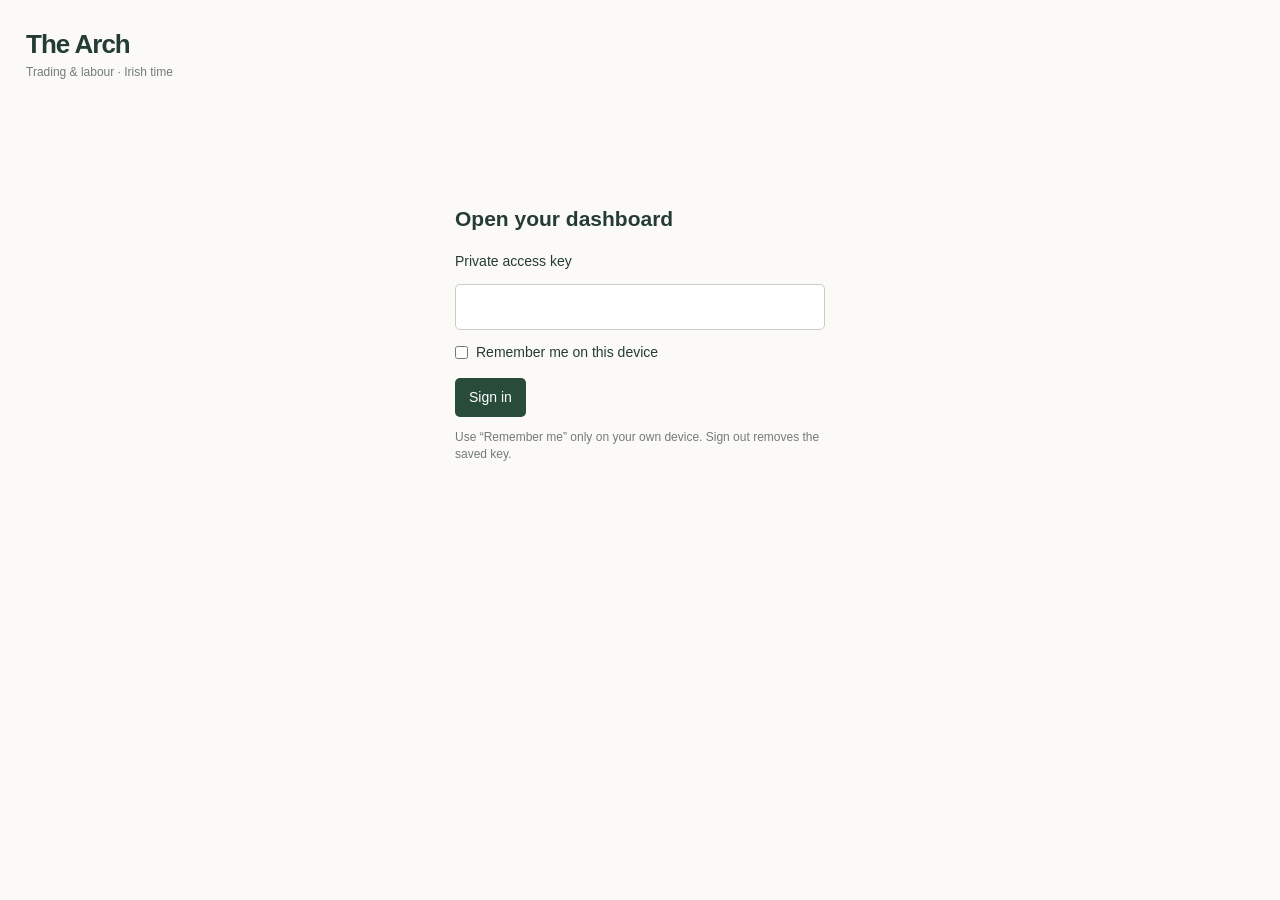
<file: dashboard/index.html>
<!doctype html><html lang="en"><head><meta charset="utf-8"><meta name="viewport" content="width=device-width,initial-scale=1"><meta name="robots" content="noindex"><title>The Arch · Trading & labour</title><link rel="stylesheet" href="style.css"></head><body><main id="arch-preview"><header><div><h1>The Arch</h1><div class="sub">Trading & labour · Irish time</div></div><div class="toolbar" hidden><button id="refresh">Refresh</button><button id="logout">Sign out</button></div></header><form id="login"><h2>Open your dashboard</h2><label for="access-key">Private access key</label><input id="access-key" type="password" autocomplete="current-password" required><label style="display:flex;align-items:center;gap:8px;margin:0 0 16px"><input id="remember" type="checkbox" style="width:auto;margin:0">Remember me on this device</label><button type="submit">Sign in</button><p class="sub">Use “Remember me” only on your own device. Sign out removes the saved key.</p></form><p id="status" role="status"></p><div id="dashboard" hidden><div class="metrics" id="metrics"></div><div class="headings"><span>Monday</span><span>Tuesday</span><span>Wednesday</span><span>Thursday</span><span>Friday</span><span>Saturday</span><span>Sunday</span><span>Week</span></div><div id="arch-weeks"></div><p><button id="more-month" type="button">Show another month</button> <span class="sub">Plan up to six additional months ahead. Weather forecasts cover 14 days.</span></p><div class="legend"><span>🟢 At or below 32%</span><span>🟡 32–35%</span><span>🔴 Above 35%</span><span>Grey · unavailable / not rostered</span><span>★ Bank holiday</span><span>! Check details</span></div></div></main><script src="app.js"></script></body></html>
</file>
<file: dashboard/style.css>
#arch-preview{background:#fbfaf7;color:#243c35;padding:26px;font:14px/1.45 -apple-system,BlinkMacSystemFont,'Segoe UI',sans-serif;border-radius:12px}#arch-preview *{box-sizing:border-box}#arch-preview header{display:flex;justify-content:space-between;align-items:center;gap:16px;flex-wrap:wrap}#arch-preview h1{font-size:26px;letter-spacing:-1px;margin:0;font-weight:600}#arch-preview .sub{color:#737c76;font-size:12px}#arch-preview .demo{padding:6px 10px;background:#eee9dc;border-radius:5px;font-size:12px}#arch-preview .metrics{display:flex;gap:40px;margin:25px 0 28px;flex-wrap:wrap}#arch-preview .metric strong{display:block;font-size:29px;font-weight:500}#arch-preview .metric span{color:#737c76;font-size:12px}#arch-preview .headings,#arch-preview .days{display:grid;grid-template-columns:repeat(7,minmax(0,1fr)) 90px;gap:7px}#arch-preview .headings{color:#737c76;font-size:12px;text-align:center;margin-bottom:8px}#arch-preview .week-title{display:flex;gap:12px;align-items:center;margin:19px 0 9px;font-size:13px;font-weight:600}#arch-preview .week-title small{font-weight:400;color:#737c76}#arch-preview .day{border:1px solid transparent;border-radius:7px;min-height:133px;padding:9px 8px;background:#e3eee3;color:#294b39;text-align:left;display:flex;flex-direction:column;min-width:0;font:inherit}#arch-preview .day:hover{filter:brightness(.97)}#arch-preview .day[aria-expanded=true]{outline:2px solid #294b39;outline-offset:2px}#arch-preview .day.amber{background:#fbefd1;color:#795716}#arch-preview .day.red{background:#f7dfd8;color:#8b4338}#arch-preview .day.grey{background:#ebedeb;color:#6c756e}#arch-preview .date{display:flex;justify-content:flex-end;gap:5px;font-size:12px;align-items:center}#arch-preview .value{font-size:25px;letter-spacing:-1px;font-weight:550;display:flex;gap:4px;justify-content:center;align-items:center;margin-top:14px;white-space:nowrap}#arch-preview .state{text-align:center;font-size:10px;letter-spacing:.2px;margin-bottom:12px}#arch-preview .icons{display:flex;gap:6px;align-items:center;margin-top:auto;min-height:17px;flex-wrap:wrap}#arch-preview svg{width:15px;height:15px;flex-shrink:0}#arch-preview .total{display:flex;flex-direction:column;justify-content:center;text-align:center;border-left:1px solid #dedfd6;padding-left:8px}#arch-preview .total strong{font-size:24px;font-weight:500;letter-spacing:-1px}#arch-preview .total small{font-size:11px;color:#737c76}#arch-preview .detail{background:#fff;border:1px solid #e5e5dc;border-radius:8px;margin-top:13px;padding:18px}#arch-preview .detail-top{display:flex;justify-content:space-between;align-items:center;margin-bottom:15px;gap:10px}#arch-preview .close{background:none;border:0;color:#68756c;font:inherit;padding:5px 8px}#arch-preview .detail-grid{display:grid;grid-template-columns:1.3fr 1fr 1fr 1fr;gap:22px}#arch-preview .detail h3{font-size:12px;text-transform:uppercase;letter-spacing:.6px;margin:0 0 9px;color:#737c76;font-weight:500}#arch-preview .detail p{margin:5px 0;font-size:12px}#arch-preview .calc{font-size:18px!important;color:#294b39}#arch-preview .legend{display:flex;gap:17px;flex-wrap:wrap;font-size:11px;color:#737c76;margin-top:23px}#arch-preview .dot{width:9px;height:9px;border-radius:50%;display:inline-block;margin-right:5px}#arch-preview .mobile-day{display:none}#arch-preview .notice{color:#a95b1d!important}#arch-preview .today{box-shadow:inset 0 3px #294b39}
@media(max-width:750px){#arch-preview{padding:16px}#arch-preview .headings{display:none}#arch-preview .days{grid-template-columns:repeat(4,minmax(0,1fr))}#arch-preview .mobile-day{display:inline;margin-right:auto}#arch-preview .detail-grid{grid-template-columns:1fr 1fr}#arch-preview .day{min-height:125px}#arch-preview .total{border:0;background:#f1efe8;border-radius:7px}#arch-preview .value{font-size:24px}#arch-preview .metrics{gap:25px}}@media(max-width:390px){#arch-preview .days{grid-template-columns:repeat(2,minmax(0,1fr))}#arch-preview .detail-grid{grid-template-columns:1fr}#arch-preview .metrics{gap:15px}#arch-preview .metric strong{font-size:25px}}

body{margin:0;background:#fbfaf7}#arch-preview{max-width:1250px;margin:auto}button{cursor:pointer}input,button{font:inherit}#login{max-width:420px;margin:80px auto;padding:25px}#login input{width:100%;padding:12px;border:1px solid #c8cec6;border-radius:5px;margin:12px 0}#login button,.toolbar button{padding:9px 14px;background:#294b39;color:white;border:0;border-radius:5px}.toolbar{display:flex;gap:8px}.error{color:#a23d27}#status{margin:14px 0;color:#795716}#arch-preview [hidden]{display:none!important}
</file>
